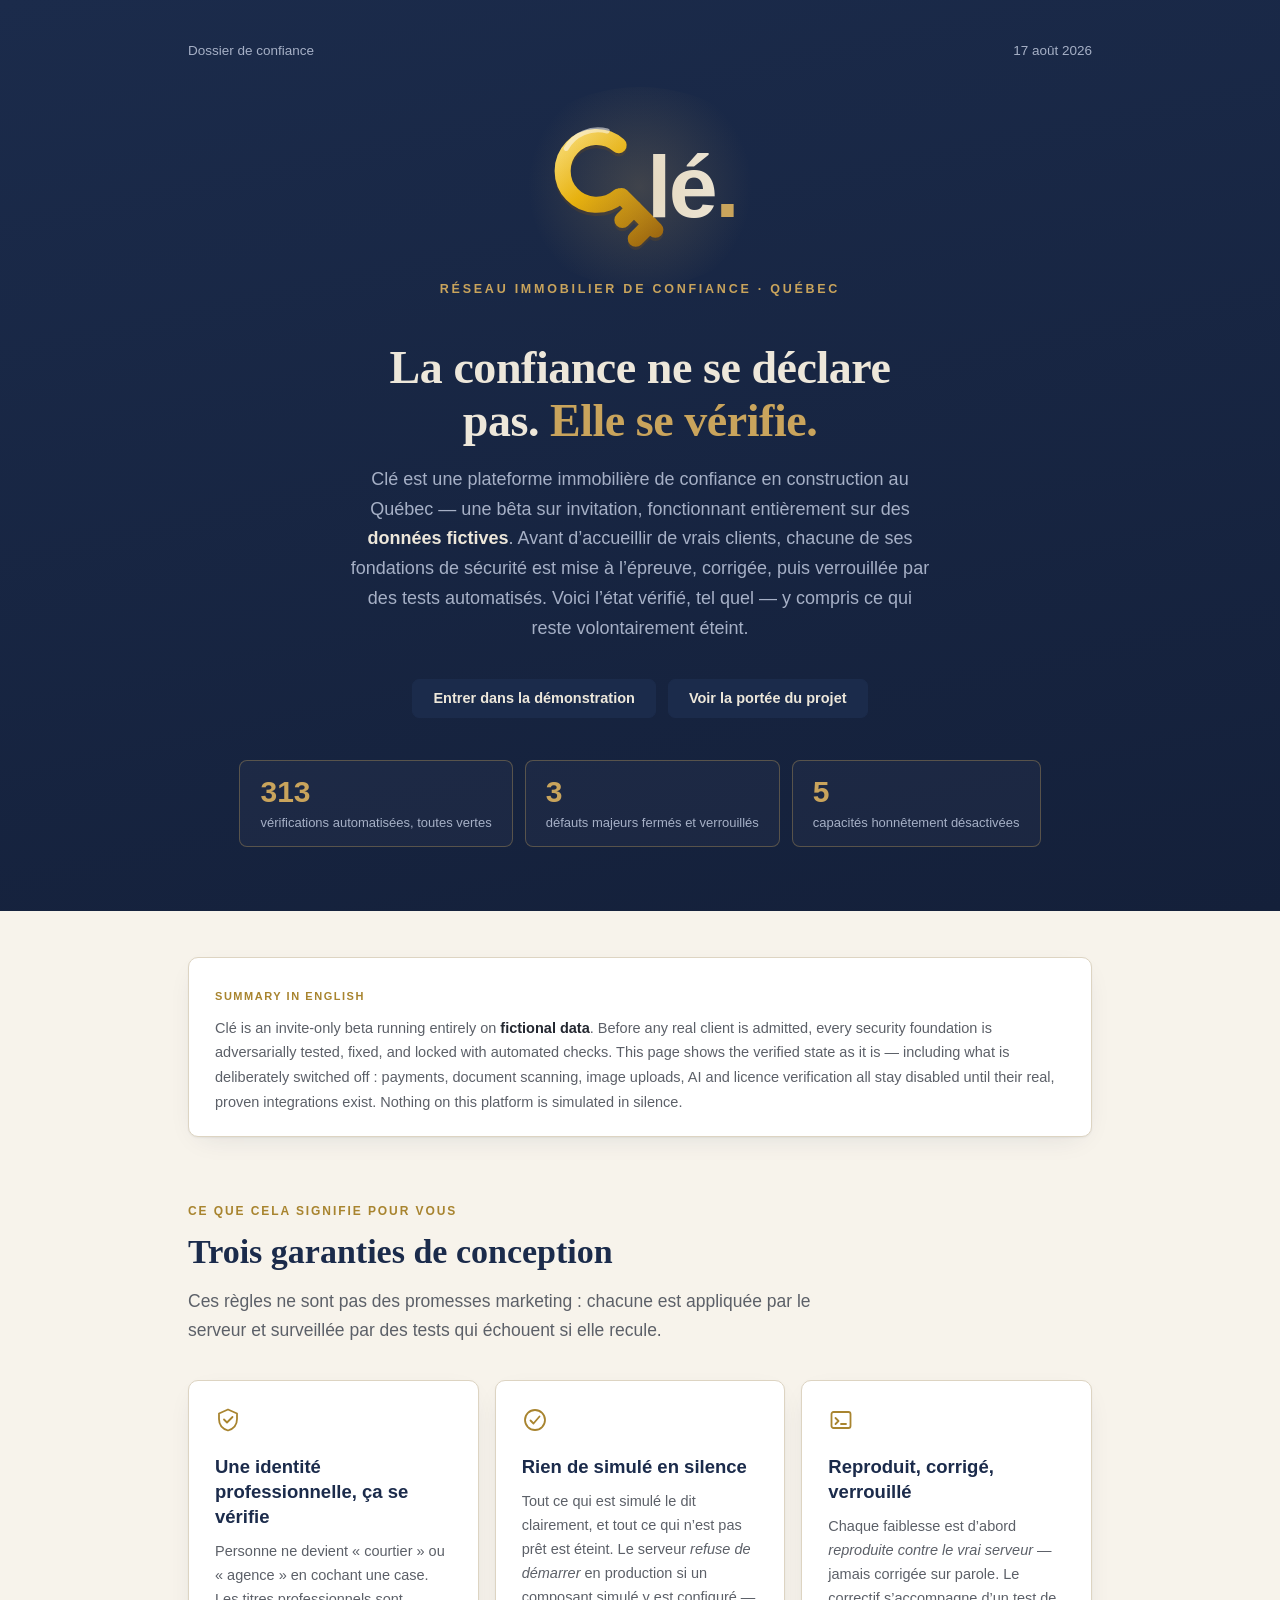
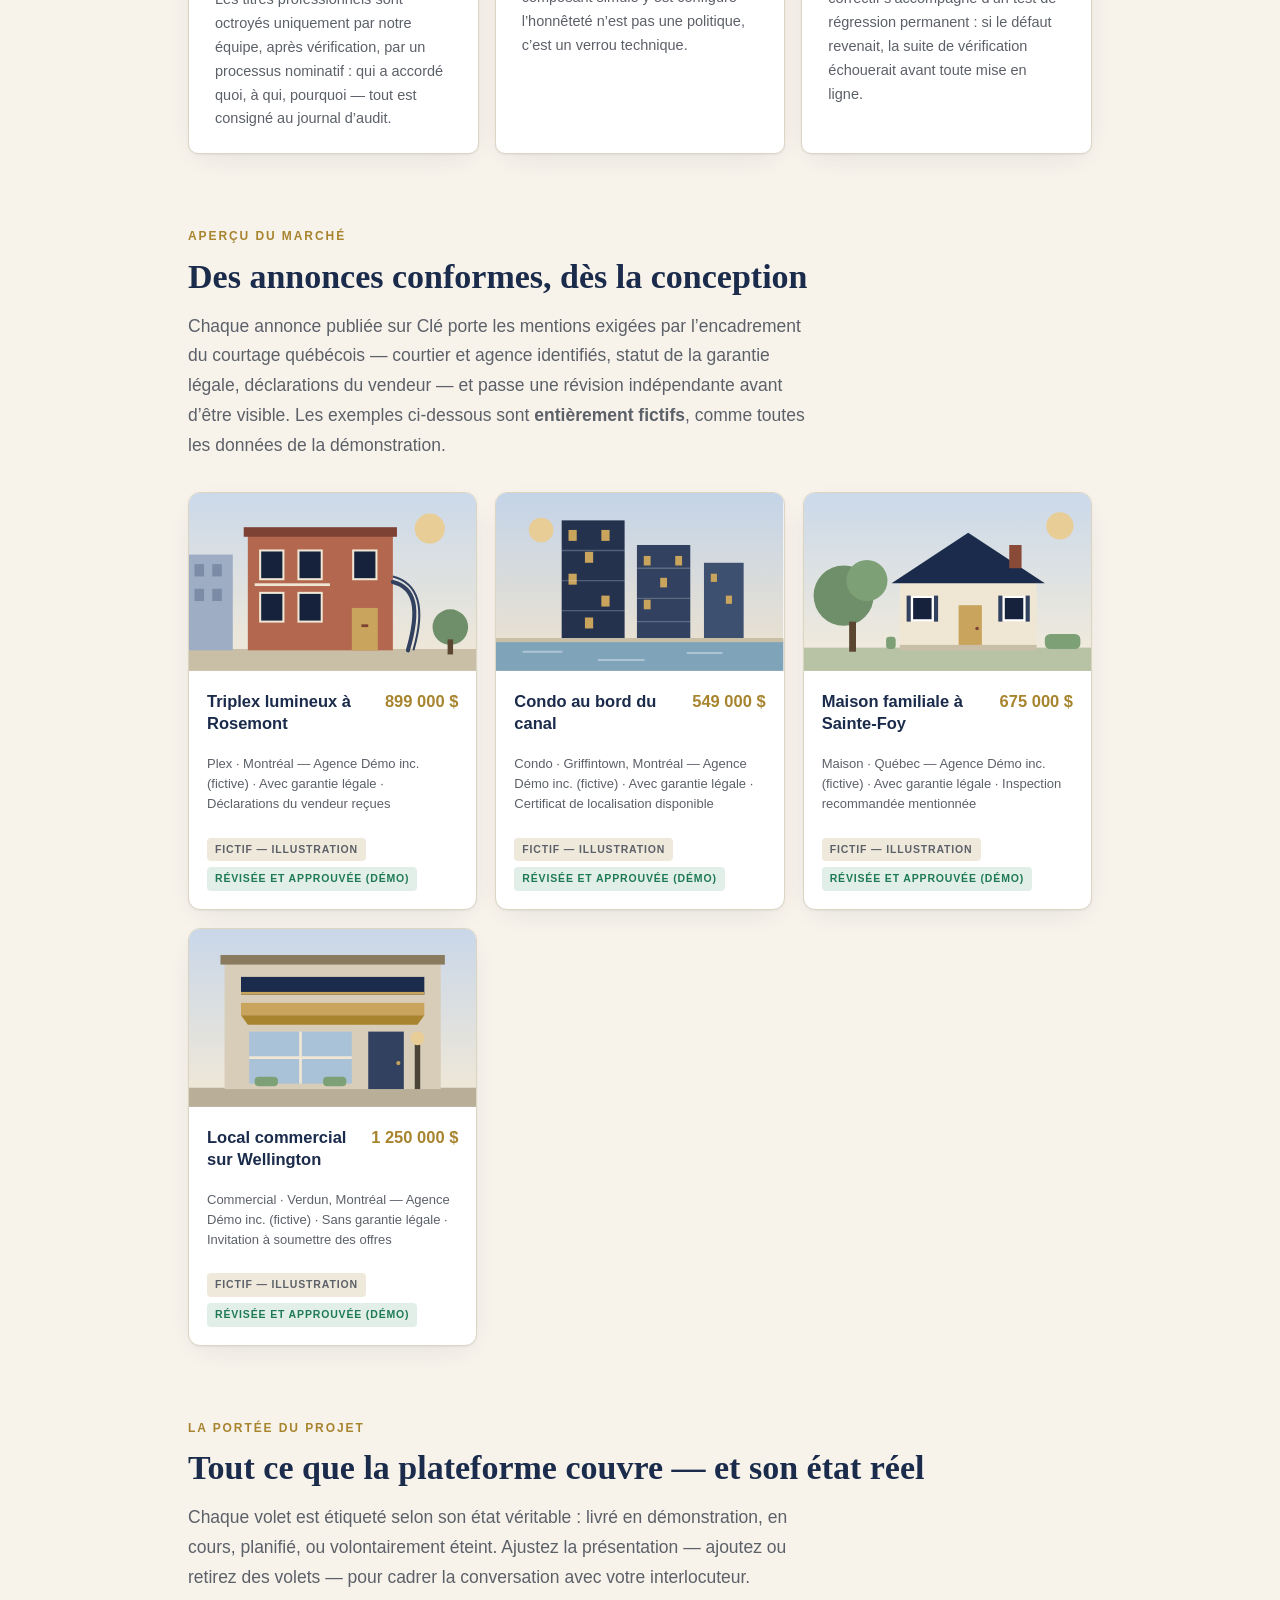
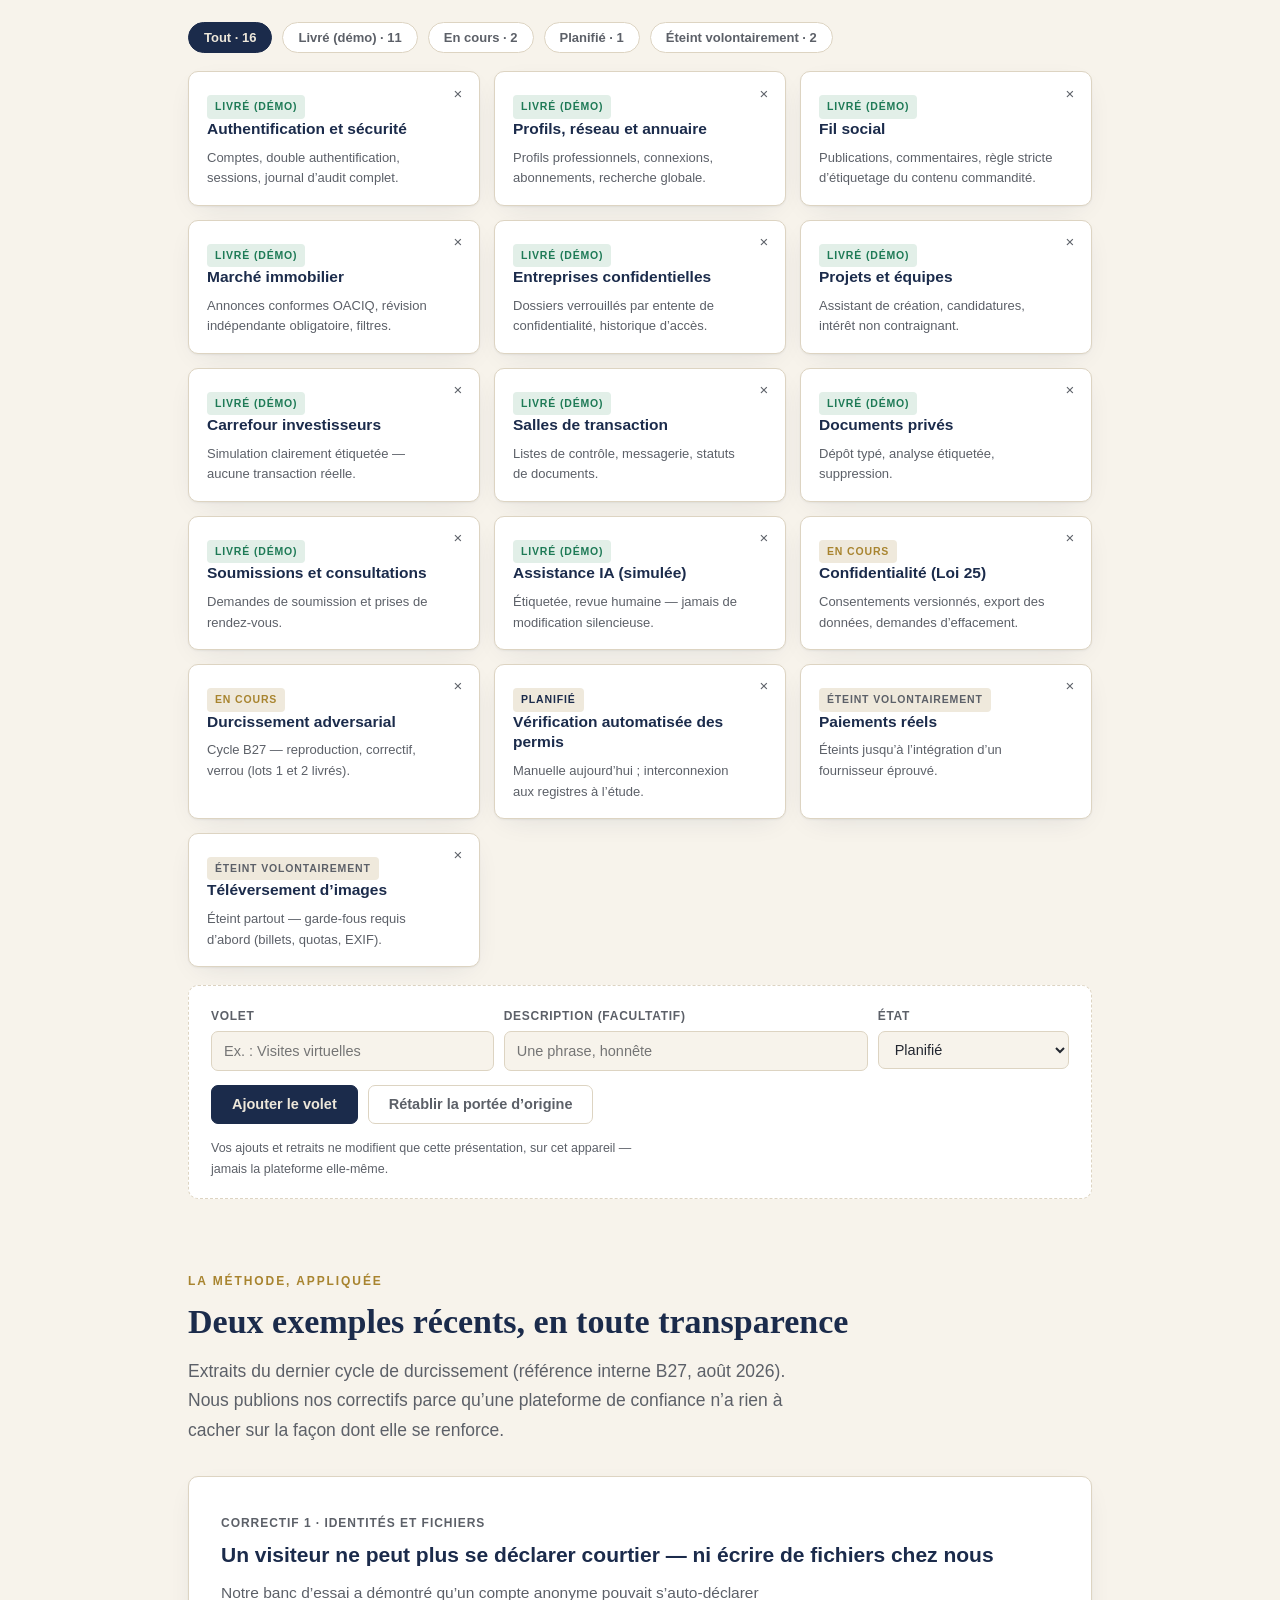
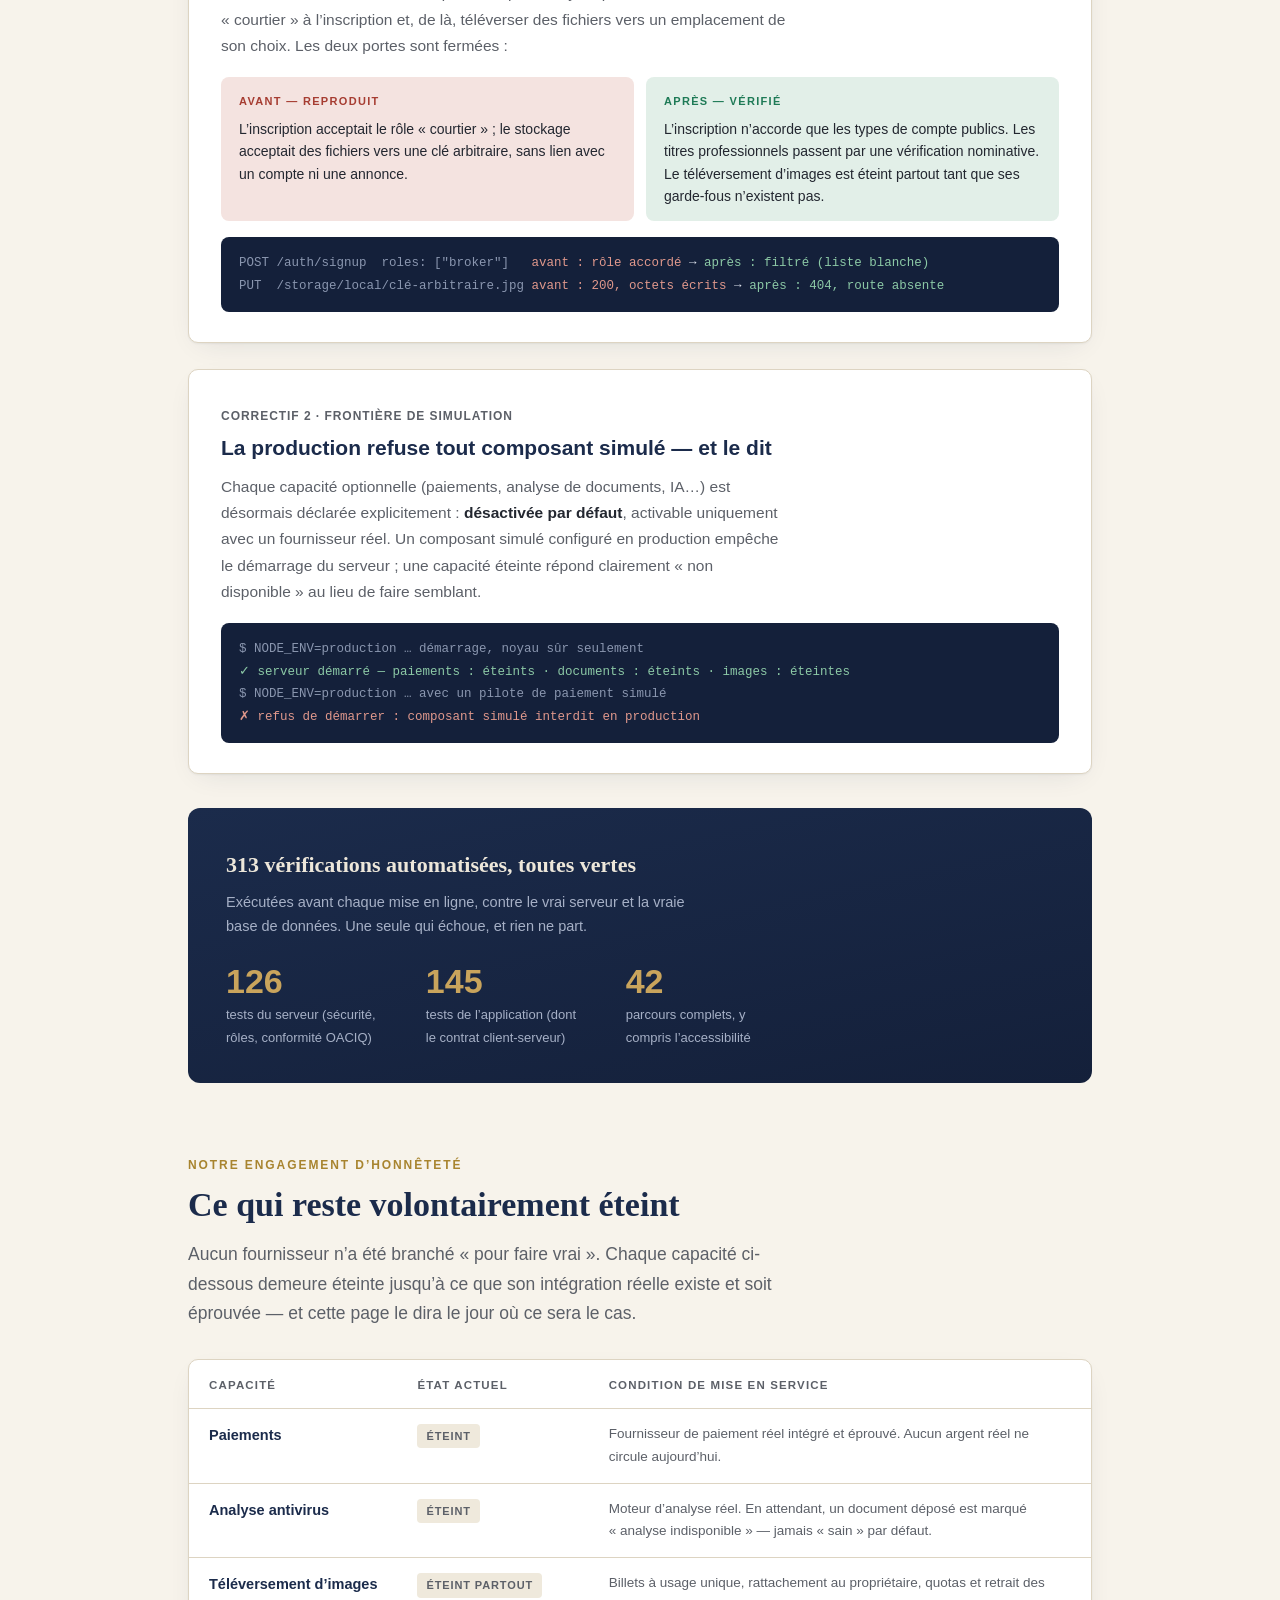
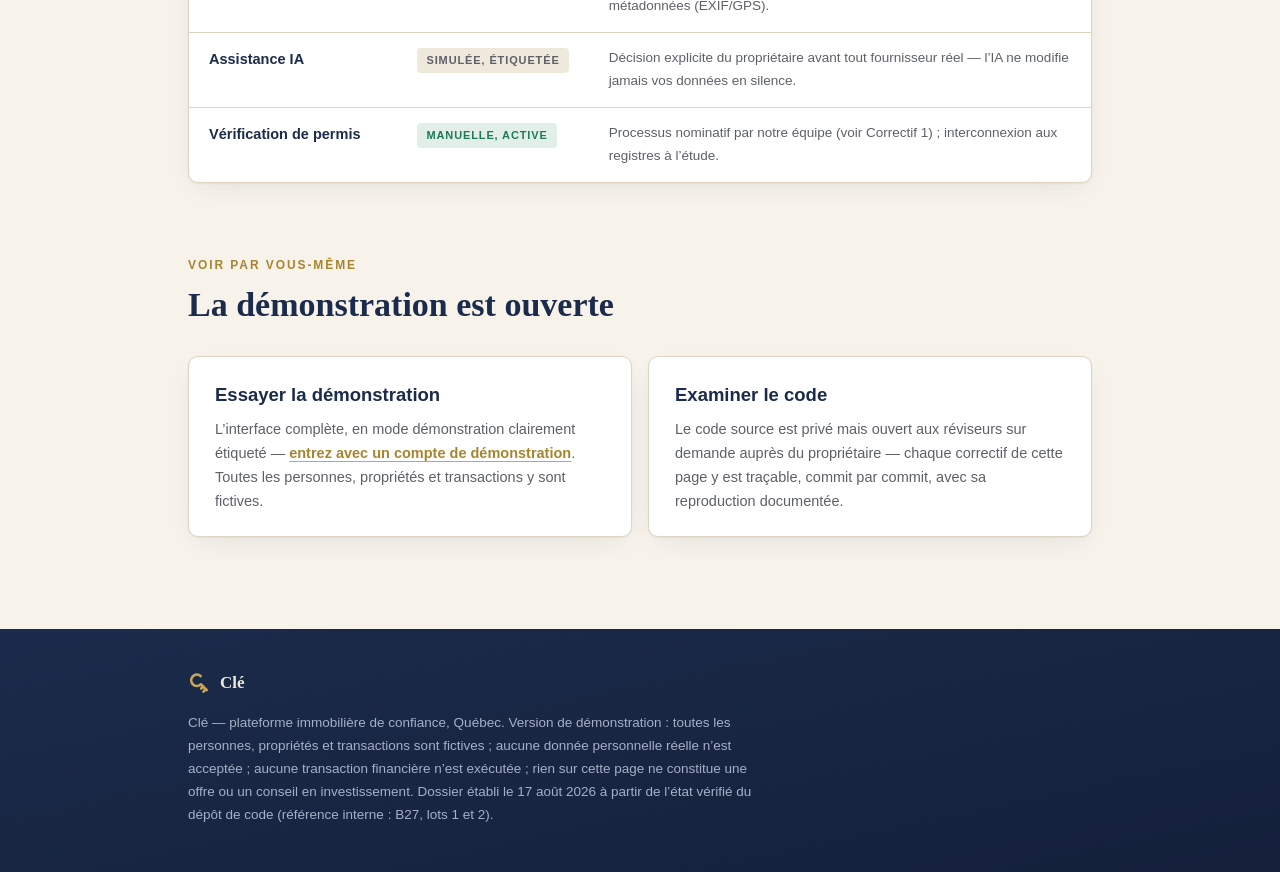
<file: index.html>
<!doctype html>
<html lang="fr">
<head>
<meta charset="utf-8">
<meta name="viewport" content="width=device-width, initial-scale=1">
<title>Clé · La confiance, vérifiée</title>
<style>
  :root {
    --ground: #F7F3EB;
    --surface: #FFFFFF;
    --surface-2: #EFE9DC;
    --line: #DDD4C2;
    --ink: #232730;
    --ink-2: #5C6068;
    --navy: #1B2B4B;
    --navy-deep: #14203A;
    --navy-ink: #EDE7DA;
    --navy-dim: #A6B0C6;
    --gold: #C9A45C;
    --gold-deep: #A8842F;
    --emerald: #1E7A56;
    --emerald-bg: #E2EFE8;
    --brick: #A63D32;
    --brick-bg: #F4E3E0;
    --mono-bg: #14203A;
    --mono-ink: #DFE4EE;
    --mono-dim: #8A96AF;
    --mono-ok: #8CC9A6;
    --mono-bad: #E0988C;
    --shadow: 0 1px 2px rgba(27,43,75,.06), 0 8px 28px -12px rgba(27,43,75,.14);
  }
  @media (prefers-color-scheme: dark) {
    :root:not([data-theme="light"]) {
      --ground: #10151F;
      --surface: #1A2130;
      --surface-2: #222A3C;
      --line: #323C52;
      --ink: #E8E3D7;
      --ink-2: #9CA3B0;
      --navy: #16223C;
      --navy-deep: #101A2E;
      --navy-ink: #EDE7DA;
      --navy-dim: #9FAAC2;
      --gold: #C9A45C;
      --gold-deep: #C9A45C;
      --emerald: #4CB287;
      --emerald-bg: #17332A;
      --brick: #D4796C;
      --brick-bg: #3A2320;
      --mono-bg: #0C1322;
      --mono-ink: #DDE2EC;
      --mono-dim: #7E8AA4;
      --mono-ok: #79BD98;
      --mono-bad: #D08A7E;
      --shadow: 0 1px 2px rgba(0,0,0,.3), 0 8px 28px -12px rgba(0,0,0,.5);
    }
  }
  :root[data-theme="dark"] {
    --ground: #10151F;
    --surface: #1A2130;
    --surface-2: #222A3C;
    --line: #323C52;
    --ink: #E8E3D7;
    --ink-2: #9CA3B0;
    --navy: #16223C;
    --navy-deep: #101A2E;
    --navy-ink: #EDE7DA;
    --navy-dim: #9FAAC2;
    --gold: #C9A45C;
    --gold-deep: #C9A45C;
    --emerald: #4CB287;
    --emerald-bg: #17332A;
    --brick: #D4796C;
    --brick-bg: #3A2320;
    --mono-bg: #0C1322;
    --mono-ink: #DDE2EC;
    --mono-dim: #7E8AA4;
    --mono-ok: #79BD98;
    --mono-bad: #D08A7E;
    --shadow: 0 1px 2px rgba(0,0,0,.3), 0 8px 28px -12px rgba(0,0,0,.5);
  }

  * { box-sizing: border-box; }
  html { scroll-behavior: smooth; }
  @media (prefers-reduced-motion: reduce) { html { scroll-behavior: auto; } }
  body {
    margin: 0;
    background: var(--ground);
    color: var(--ink);
    font: 16.5px/1.7 -apple-system, "Segoe UI", "Helvetica Neue", Arial, sans-serif;
    -webkit-font-smoothing: antialiased;
  }
  .serif { font-family: "Iowan Old Style", "Palatino Nova", Palatino, "Book Antiqua", Georgia, serif; }
  .mono  { font-family: ui-monospace, "SF Mono", SFMono-Regular, Menlo, Consolas, monospace; }
  .wrap  { max-width: 960px; margin: 0 auto; padding: 0 28px; }

  /* ── Hero ─────────────────────────────────────── */
  .hero {
    background: linear-gradient(168deg, var(--navy) 0%, var(--navy-deep) 100%);
    color: var(--navy-ink);
    padding: 40px 0 64px;
  }
  .masthead { display: flex; align-items: center; gap: 13px; }
  .keymark { flex: none; color: var(--gold); }
  .brand { font-size: 25px; font-weight: 600; letter-spacing: .01em; }
  .masthead .date { margin-left: auto; font-size: 13.5px; color: var(--navy-dim); text-align: right; }
  .hero-center { display: flex; flex-direction: column; align-items: center; text-align: center; }
  .emblem { margin: 58px 0 18px; position: relative; }
  .emblem svg { display: block; }
  .emblem .halo {
    position: absolute; inset: -34px; border-radius: 50%;
    background: radial-gradient(circle, rgba(201,164,92,.22) 0%, rgba(201,164,92,0) 68%);
    pointer-events: none;
  }
  .brandmark { display: flex; align-items: center; }
  .brandword { font-weight: 700; font-size: 88px; line-height: 1; letter-spacing: -0.03em; color: var(--navy-ink); margin-left: -28px; }
  .branddot { color: var(--gold); }
  .emblem-tag { font-size: 12.5px; letter-spacing: .22em; text-transform: uppercase; color: var(--gold); font-weight: 700; margin: 8px 0 0; }
  .hero h1 {
    font-size: clamp(30px, 4.6vw, 46px);
    line-height: 1.14;
    font-weight: 600;
    margin: 42px 0 18px;
    max-width: 22ch;
    text-wrap: balance;
    letter-spacing: -0.01em;
  }
  .hero h1 em { font-style: normal; color: var(--gold); }
  .hero .stand {
    font-size: 18px; line-height: 1.65; color: var(--navy-dim);
    max-width: 58ch; margin: 0 auto 36px;
  }
  .hero .stand strong { color: var(--navy-ink); font-weight: 600; }
  .stats { display: flex; flex-wrap: wrap; justify-content: center; gap: 12px; }
  .stat { text-align: left; }
  .stat {
    border: 1px solid rgba(201,164,92,.35);
    border-radius: 8px;
    padding: 14px 20px 12px;
    min-width: 168px;
    background: rgba(255,255,255,.03);
  }
  .stat .n { font-size: 30px; font-weight: 650; color: var(--gold); font-variant-numeric: tabular-nums; line-height: 1.1; }
  .stat .l { font-size: 13px; color: var(--navy-dim); margin-top: 4px; }
  .cta-row { display: flex; flex-wrap: wrap; justify-content: center; gap: 12px; margin: 0 0 42px; }
  a.btn { text-decoration: none; display: inline-block; }
  .btn-gold { background: var(--gold); border-color: var(--gold); color: #14203A; }
  .btn-gold:hover { background: #D9B876; border-color: #D9B876; }
  .btn-ghost { background: transparent; color: var(--navy-ink); border: 1px solid rgba(201,164,92,.55); }
  .btn-ghost:hover { background: rgba(201,164,92,.12); }

  /* ── Sections ─────────────────────────────────── */
  section { padding: 64px 0 8px; }
  .kicker {
    font-size: 12px; letter-spacing: .16em; text-transform: uppercase;
    color: var(--gold-deep); font-weight: 700; margin-bottom: 10px;
  }
  h2 { font-size: clamp(26px, 3.6vw, 34px); line-height: 1.2; color: var(--navy); font-weight: 600; margin: 0 0 14px; text-wrap: balance; }
  :root[data-theme="dark"] h2 { color: var(--ink); }
  @media (prefers-color-scheme: dark) { :root:not([data-theme="light"]) h2 { color: var(--ink); } }
  .lede { font-size: 17.5px; color: var(--ink-2); max-width: 64ch; margin: 0 0 30px; }
  p { max-width: 66ch; }

  /* Promise cards */
  .cards { display: grid; grid-template-columns: repeat(auto-fit, minmax(250px, 1fr)); gap: 16px; margin-top: 34px; }
  .card {
    background: var(--surface);
    border: 1px solid var(--line);
    border-radius: 10px;
    padding: 26px 26px 22px;
    box-shadow: var(--shadow);
  }
  .card .glyph { color: var(--gold-deep); margin-bottom: 14px; }
  .card h3 { font-size: 18.5px; line-height: 1.35; margin: 0 0 10px; color: var(--navy); font-weight: 650; }
  :root[data-theme="dark"] .card h3 { color: var(--ink); }
  @media (prefers-color-scheme: dark) { :root:not([data-theme="light"]) .card h3 { color: var(--ink); } }
  .card p { font-size: 14.5px; line-height: 1.65; color: var(--ink-2); margin: 0; }

  /* Fix panels */
  .fix {
    background: var(--surface);
    border: 1px solid var(--line);
    border-radius: 10px;
    box-shadow: var(--shadow);
    padding: 30px 32px 26px;
    margin-top: 26px;
  }
  .fix .ref { font-size: 12px; color: var(--ink-2); letter-spacing: .08em; text-transform: uppercase; font-weight: 700; }
  .fix h3 { font-size: 21px; margin: 6px 0 12px; color: var(--navy); font-weight: 650; line-height: 1.3; }
  :root[data-theme="dark"] .fix h3 { color: var(--ink); }
  @media (prefers-color-scheme: dark) { :root:not([data-theme="light"]) .fix h3 { color: var(--ink); } }
  .fix > p { font-size: 15.5px; color: var(--ink-2); margin: 0 0 18px; }
  .fix > p strong { color: var(--ink); }

  .ba { display: grid; grid-template-columns: 1fr 1fr; gap: 12px; margin: 6px 0 10px; }
  @media (max-width: 640px) { .ba { grid-template-columns: 1fr; } }
  .ba > div { border-radius: 8px; padding: 16px 18px 14px; font-size: 14px; line-height: 1.6; }
  .ba .before { background: var(--brick-bg); color: var(--ink); }
  .ba .after  { background: var(--emerald-bg); color: var(--ink); }
  .ba .tag { display: block; font-size: 11px; font-weight: 800; letter-spacing: .12em; text-transform: uppercase; margin-bottom: 7px; }
  .ba .before .tag { color: var(--brick); }
  .ba .after  .tag { color: var(--emerald); }

  .evidence {
    background: var(--mono-bg); color: var(--mono-ink);
    border-radius: 8px; padding: 15px 18px; overflow-x: auto; margin: 16px 0 4px;
  }
  .evidence pre { margin: 0; font-family: ui-monospace, "SF Mono", SFMono-Regular, Menlo, Consolas, monospace; font-size: 12.5px; line-height: 1.8; white-space: pre; }
  .evidence .dim { color: var(--mono-dim); }
  .evidence .ok  { color: var(--mono-ok); }
  .evidence .bad { color: var(--mono-bad); }

  /* Gates band */
  .band {
    background: linear-gradient(168deg, var(--navy) 0%, var(--navy-deep) 100%);
    color: var(--navy-ink);
    border-radius: 12px;
    padding: 38px 38px 34px;
    margin-top: 34px;
  }
  .band h3 { font-size: 22px; margin: 0 0 6px; font-weight: 650; }
  .band .sub { color: var(--navy-dim); font-size: 14.5px; margin: 0 0 24px; max-width: 60ch; }
  .band .row { display: flex; flex-wrap: wrap; gap: 30px 48px; }
  .band .g .n { font-size: 34px; font-weight: 650; color: var(--gold); font-variant-numeric: tabular-nums; line-height: 1.1; }
  .band .g .l { font-size: 13px; color: var(--navy-dim); margin-top: 4px; max-width: 21ch; }

  /* Honesty table */
  .tablewrap { overflow-x: auto; margin-top: 26px; background: var(--surface); border: 1px solid var(--line); border-radius: 10px; box-shadow: var(--shadow); }
  table { border-collapse: collapse; width: 100%; font-size: 14.5px; min-width: 620px; }
  th { text-align: left; font-size: 11.5px; letter-spacing: .1em; text-transform: uppercase; color: var(--ink-2); font-weight: 700; padding: 16px 20px 12px; border-bottom: 1.5px solid var(--line); }
  td { padding: 14px 20px; border-bottom: 1px solid var(--line); vertical-align: top; }
  tr:last-child td { border-bottom: none; }
  td:first-child { font-weight: 600; color: var(--navy); white-space: nowrap; }
  :root[data-theme="dark"] td:first-child { color: var(--ink); }
  @media (prefers-color-scheme: dark) { :root:not([data-theme="light"]) td:first-child { color: var(--ink); } }
  td:nth-child(3) { color: var(--ink-2); font-size: 13.5px; }

  .chip { display: inline-block; font-size: 11px; font-weight: 800; letter-spacing: .08em; text-transform: uppercase; border-radius: 4px; padding: 3px 9px; white-space: nowrap; }
  .chip.ok  { color: var(--emerald); background: var(--emerald-bg); }
  .chip.off { color: var(--ink-2); background: var(--surface-2); }

  /* Links + footer */
  a { color: var(--gold-deep); text-decoration-color: var(--gold); text-underline-offset: 3px; font-weight: 600; }
  a:focus-visible { outline: 2px solid var(--gold); outline-offset: 2px; border-radius: 2px; }
  .see { display: grid; grid-template-columns: repeat(auto-fit, minmax(280px, 1fr)); gap: 16px; margin-top: 30px; }
  .see .card p { margin-top: 6px; }
  footer {
    margin-top: 84px;
    background: linear-gradient(168deg, var(--navy) 0%, var(--navy-deep) 100%);
    color: var(--navy-dim);
    padding: 40px 0 46px;
    font-size: 13.5px; line-height: 1.7;
  }
  footer .brandline { display: flex; align-items: center; gap: 10px; color: var(--navy-ink); font-size: 17px; font-weight: 600; margin-bottom: 14px; }
  footer .brandline .keymark { width: 22px; height: 22px; }
  footer p { max-width: 76ch; margin: 0; }

  /* Scope board */
  .scope-toolbar { display: flex; flex-wrap: wrap; gap: 10px; align-items: center; margin: 28px 0 18px; }
  .fbtn {
    font: 600 13px/1 -apple-system, "Segoe UI", "Helvetica Neue", Arial, sans-serif;
    color: var(--ink-2); background: var(--surface); border: 1px solid var(--line);
    border-radius: 999px; padding: 8px 15px; cursor: pointer;
  }
  .fbtn[aria-pressed="true"] { color: var(--navy-ink); background: var(--navy); border-color: var(--navy); }
  .fbtn:focus-visible { outline: 2px solid var(--gold); outline-offset: 2px; }
  .scope-grid { display: grid; grid-template-columns: repeat(auto-fill, minmax(240px, 1fr)); gap: 14px; }
  .scope-card {
    position: relative; background: var(--surface); border: 1px solid var(--line);
    border-radius: 10px; padding: 18px 38px 16px 18px; box-shadow: var(--shadow);
  }
  .scope-card h4 { margin: 0 0 8px; font-size: 15.5px; line-height: 1.35; color: var(--navy); font-weight: 650; }
  :root[data-theme="dark"] .scope-card h4 { color: var(--ink); }
  @media (prefers-color-scheme: dark) { :root:not([data-theme="light"]) .scope-card h4 { color: var(--ink); } }
  .scope-card .note { font-size: 13px; line-height: 1.55; color: var(--ink-2); margin: 8px 0 0; }
  .scope-card .x {
    position: absolute; top: 8px; right: 8px; width: 26px; height: 26px;
    border: none; border-radius: 6px; background: transparent; color: var(--ink-2);
    font-size: 15px; line-height: 1; cursor: pointer;
  }
  .scope-card .x:hover { background: var(--brick-bg); color: var(--brick); }
  .scope-card .x:focus-visible { outline: 2px solid var(--gold); outline-offset: 1px; }
  .st { display: inline-block; font-size: 10.5px; font-weight: 800; letter-spacing: .08em; text-transform: uppercase; border-radius: 4px; padding: 3px 8px; }
  .st-done { color: var(--emerald); background: var(--emerald-bg); }
  .st-wip  { color: var(--gold-deep); background: var(--surface-2); }
  .st-plan { color: var(--navy); background: var(--surface-2); }
  :root[data-theme="dark"] .st-plan { color: var(--ink); }
  @media (prefers-color-scheme: dark) { :root:not([data-theme="light"]) .st-plan { color: var(--ink); } }
  .st-off  { color: var(--ink-2); background: var(--surface-2); }
  .scope-add {
    background: var(--surface); border: 1px dashed var(--line); border-radius: 10px;
    padding: 20px 22px 18px; margin-top: 18px;
  }
  .scope-add .row2 { display: flex; flex-wrap: wrap; gap: 10px; }
  .scope-add label { display: block; font-size: 12px; font-weight: 700; letter-spacing: .06em; text-transform: uppercase; color: var(--ink-2); margin-bottom: 5px; }
  .scope-add input, .scope-add select {
    font: 14.5px/1.4 -apple-system, "Segoe UI", "Helvetica Neue", Arial, sans-serif;
    color: var(--ink); background: var(--ground); border: 1px solid var(--line);
    border-radius: 7px; padding: 9px 12px; min-width: 0;
  }
  .scope-add input:focus-visible, .scope-add select:focus-visible { outline: 2px solid var(--gold); outline-offset: 1px; }
  .scope-add .f-name { flex: 2 1 200px; }
  .scope-add .f-note { flex: 3 1 240px; }
  .scope-add .f-st   { flex: 1 1 150px; }
  .btn {
    font: 650 14.5px/1 -apple-system, "Segoe UI", "Helvetica Neue", Arial, sans-serif;
    color: var(--navy-ink); background: var(--navy); border: 1px solid var(--navy);
    border-radius: 7px; padding: 11px 20px; cursor: pointer;
  }
  .btn:hover { background: var(--navy-deep); }
  .btn:focus-visible { outline: 2px solid var(--gold); outline-offset: 2px; }
  .btn-quiet { background: transparent; color: var(--ink-2); border: 1px solid var(--line); font-weight: 600; }
  .btn-quiet:hover { background: var(--surface-2); color: var(--ink); }
  .scope-note { font-size: 12.5px; color: var(--ink-2); margin: 14px 0 0; }

  /* Property showcase */
  .prop-grid { display: grid; grid-template-columns: repeat(auto-fit, minmax(255px, 1fr)); gap: 18px; margin-top: 32px; }
  .prop-card { background: var(--surface); border: 1px solid var(--line); border-radius: 12px; overflow: hidden; box-shadow: var(--shadow); display: flex; flex-direction: column; }
  .prop-art { display: block; width: 100%; height: auto; }
  .prop-body { padding: 16px 18px 18px; display: flex; flex-direction: column; gap: 7px; }
  .prop-top { display: flex; align-items: baseline; justify-content: space-between; gap: 10px; }
  .prop-body h3 { margin: 0; font-size: 16.5px; line-height: 1.3; color: var(--navy); font-weight: 650; }
  :root[data-theme="dark"] .prop-body h3 { color: var(--ink); }
  @media (prefers-color-scheme: dark) { :root:not([data-theme="light"]) .prop-body h3 { color: var(--ink); } }
  .prop-price { font-size: 16.5px; font-weight: 700; color: var(--gold-deep); white-space: nowrap; font-variant-numeric: tabular-nums; }
  .prop-meta { font-size: 13px; line-height: 1.55; color: var(--ink-2); }
  .prop-tags { display: flex; flex-wrap: wrap; gap: 6px; margin-top: 3px; }

  /* Reveal animation */
  html.js .reveal { opacity: 0; transform: translateY(14px); transition: opacity .6s ease, transform .6s ease; }
  html.js .reveal.in { opacity: 1; transform: none; }
  @media (prefers-reduced-motion: reduce) { html.js .reveal { opacity: 1; transform: none; transition: none; } }

  .ensum {
    background: var(--surface); border: 1px solid var(--line); border-radius: 10px;
    box-shadow: var(--shadow); padding: 22px 26px; margin-top: 46px;
  }
  .ensum .tag { font-size: 11px; letter-spacing: .14em; text-transform: uppercase; color: var(--gold-deep); font-weight: 800; }
  .ensum p { font-size: 14.5px; color: var(--ink-2); margin: 8px 0 0; max-width: none; }
  .ensum p strong { color: var(--ink); }
</style>
</head>
<body>

<!-- ═════════ HERO ═════════ -->
<header class="hero">
  <div class="wrap">
    <div class="masthead">
      <div class="date" style="margin-left:0">Dossier de confiance</div>
      <div class="date">17 août 2026</div>
    </div>

    <div class="hero-center">
      <div class="emblem" role="img" aria-label="Clé">
        <span class="halo"></span>
        <span class="brandmark">
          <svg viewBox="0 0 74 74" width="132" height="132" aria-hidden="true">
            <defs>
              <linearGradient id="cleg" gradientUnits="userSpaceOnUse" x1="8" y1="4" x2="62" y2="66">
                <stop offset="0" stop-color="#fde68a"/>
                <stop offset="0.45" stop-color="#eab308"/>
                <stop offset="1" stop-color="#996207"/>
              </linearGradient>
            </defs>
            <g fill="none" stroke="#7c4a03" stroke-width="9" stroke-linecap="round" opacity="0.22" transform="translate(0,1.8)">
              <path d="M 42.4 13.6 A 19 19 0 1 0 42.4 42.4"/>
              <path d="M 44 42 L 63 61"/>
              <path d="M 51 49 L 44.5 55.5"/>
              <path d="M 60 58 L 52 66"/>
            </g>
            <g fill="none" stroke="url(#cleg)" stroke-width="9" stroke-linecap="round">
              <path d="M 42.4 13.6 A 19 19 0 1 0 42.4 42.4"/>
              <path d="M 44 42 L 63 61"/>
              <path d="M 51 49 L 44.5 55.5"/>
              <path d="M 60 58 L 52 66"/>
            </g>
            <path d="M 36 5.6 A 20.5 20.5 0 0 0 13 15.4" fill="none" stroke="#fff" stroke-opacity="0.55" stroke-width="2.8" stroke-linecap="round"/>
          </svg>
          <span class="brandword" aria-hidden="true">lé<span class="branddot">.</span></span>
        </span>
      </div>
      <div class="emblem-tag">Réseau immobilier de confiance · Québec</div>

      <h1 class="serif">La confiance ne se déclare pas. <em>Elle se vérifie.</em></h1>
      <p class="stand">
      Clé est une plateforme immobilière de confiance en construction au Québec — une bêta
      sur invitation, fonctionnant entièrement sur des <strong>données fictives</strong>.
      Avant d’accueillir de vrais clients, chacune de ses fondations de sécurité est mise à
      l’épreuve, corrigée, puis verrouillée par des tests automatisés. Voici l’état vérifié,
      tel quel — y compris ce qui reste volontairement éteint.
    </p>

    <div class="cta-row">
      <a class="btn btn-gold" href="./login">Entrer dans la démonstration</a>
      <a class="btn btn-ghost" href="#portee">Voir la portée du projet</a>
    </div>

    <div class="stats" role="list">
      <div class="stat" role="listitem"><div class="n">313</div><div class="l">vérifications automatisées, toutes vertes</div></div>
      <div class="stat" role="listitem"><div class="n">3</div><div class="l">défauts majeurs fermés et verrouillés</div></div>
      <div class="stat" role="listitem"><div class="n">5</div><div class="l">capacités honnêtement désactivées</div></div>
    </div>
    </div>
  </div>
</header>

<main>
  <div class="wrap">
    <div class="ensum reveal">
      <span class="tag">Summary in English</span>
      <p>
        Clé is an invite-only beta running entirely on <strong>fictional data</strong>. Before any
        real client is admitted, every security foundation is adversarially tested, fixed, and
        locked with automated checks. This page shows the verified state as it is&nbsp;—
        including what is deliberately switched off&nbsp;: payments, document scanning, image
        uploads, AI and licence verification all stay disabled until their real, proven
        integrations exist. Nothing on this platform is simulated in silence.
      </p>
    </div>
  </div>

  <!-- ═════════ PROMESSES ═════════ -->
  <section aria-labelledby="promesses">
    <div class="wrap">
      <div class="kicker reveal">Ce que cela signifie pour vous</div>
      <h2 class="serif reveal" id="promesses">Trois garanties de conception</h2>
      <p class="lede reveal">
        Ces règles ne sont pas des promesses marketing&nbsp;: chacune est appliquée par le
        serveur et surveillée par des tests qui échouent si elle recule.
      </p>

      <div class="cards">
        <div class="card reveal">
          <svg class="glyph" width="26" height="26" viewBox="0 0 26 26" fill="none" aria-hidden="true">
            <path d="M13 2.5 L22 6.5 V12 C22 18 18 22 13 23.5 C8 22 4 18 4 12 V6.5 Z" stroke="currentColor" stroke-width="1.8" stroke-linejoin="round"/>
            <path d="M9 12.5 L12 15.5 L17.5 10" stroke="currentColor" stroke-width="1.8" stroke-linecap="round" stroke-linejoin="round"/>
          </svg>
          <h3>Une identité professionnelle, ça se vérifie</h3>
          <p>
            Personne ne devient «&nbsp;courtier&nbsp;» ou «&nbsp;agence&nbsp;» en cochant une case.
            Les titres professionnels sont octroyés uniquement par notre équipe, après
            vérification, par un processus nominatif&nbsp;: qui a accordé quoi, à qui, pourquoi —
            tout est consigné au journal d’audit.
          </p>
        </div>
        <div class="card reveal">
          <svg class="glyph" width="26" height="26" viewBox="0 0 26 26" fill="none" aria-hidden="true">
            <circle cx="13" cy="13" r="10" stroke="currentColor" stroke-width="1.8"/>
            <path d="M8.5 13.5 L11.5 16.5 L17.5 9.5" stroke="currentColor" stroke-width="1.8" stroke-linecap="round" stroke-linejoin="round"/>
          </svg>
          <h3>Rien de simulé en silence</h3>
          <p>
            Tout ce qui est simulé le dit clairement, et tout ce qui n’est pas prêt est
            éteint. Le serveur <em>refuse de démarrer</em> en production si un composant
            simulé y est configuré — l’honnêteté n’est pas une politique, c’est un
            verrou technique.
          </p>
        </div>
        <div class="card reveal">
          <svg class="glyph" width="26" height="26" viewBox="0 0 26 26" fill="none" aria-hidden="true">
            <rect x="3.5" y="5" width="19" height="16" rx="2" stroke="currentColor" stroke-width="1.8"/>
            <path d="M7.5 11 L10.5 14 L7.5 17 M13 17 H18" stroke="currentColor" stroke-width="1.8" stroke-linecap="round" stroke-linejoin="round"/>
          </svg>
          <h3>Reproduit, corrigé, verrouillé</h3>
          <p>
            Chaque faiblesse est d’abord <em>reproduite contre le vrai serveur</em> — jamais
            corrigée sur parole. Le correctif s’accompagne d’un test de régression permanent&nbsp;:
            si le défaut revenait, la suite de vérification échouerait avant toute mise en ligne.
          </p>
        </div>
      </div>
    </div>
  </section>

  <!-- ═════════ MARCHÉ ═════════ -->
  <section aria-labelledby="marche">
    <div class="wrap">
      <div class="kicker reveal">Aperçu du marché</div>
      <h2 class="serif reveal" id="marche">Des annonces conformes, dès la conception</h2>
      <p class="lede reveal">
        Chaque annonce publiée sur Clé porte les mentions exigées par l’encadrement du
        courtage québécois — courtier et agence identifiés, statut de la garantie légale,
        déclarations du vendeur — et passe une révision indépendante avant d’être visible.
        Les exemples ci-dessous sont <strong>entièrement fictifs</strong>, comme toutes les
        données de la démonstration.
      </p>

      <div class="prop-grid">
        <article class="prop-card reveal">
          <svg class="prop-art" viewBox="0 0 420 260" role="img" aria-label="Illustration fictive d’un triplex montréalais avec escalier extérieur">
            <defs><linearGradient id="sky1" x1="0" y1="0" x2="0" y2="1"><stop offset="0" stop-color="#CBD9EA"/><stop offset="1" stop-color="#F2E9D6"/></linearGradient></defs>
            <rect width="420" height="260" fill="url(#sky1)"/>
            <circle cx="352" cy="52" r="22" fill="#E8CD96"/>
            <rect x="0" y="228" width="420" height="32" fill="#C9BEA6"/>
            <rect x="0" y="90" width="64" height="140" fill="#9FADC4"/>
            <rect x="8" y="104" width="14" height="18" fill="#7C8BA6"/><rect x="34" y="104" width="14" height="18" fill="#7C8BA6"/>
            <rect x="8" y="140" width="14" height="18" fill="#7C8BA6"/><rect x="34" y="140" width="14" height="18" fill="#7C8BA6"/>
            <rect x="86" y="62" width="212" height="168" fill="#B4674F"/>
            <rect x="80" y="50" width="224" height="14" fill="#7E4234"/>
            <rect x="104" y="84" width="34" height="42" fill="#16223C" stroke="#EFE6D4" stroke-width="3"/>
            <rect x="160" y="84" width="34" height="42" fill="#16223C" stroke="#EFE6D4" stroke-width="3"/>
            <rect x="104" y="146" width="34" height="42" fill="#16223C" stroke="#EFE6D4" stroke-width="3"/>
            <rect x="160" y="146" width="34" height="42" fill="#16223C" stroke="#EFE6D4" stroke-width="3"/>
            <rect x="240" y="84" width="34" height="42" fill="#16223C" stroke="#EFE6D4" stroke-width="3"/>
            <rect x="238" y="168" width="38" height="62" fill="#C9A45C"/>
            <rect x="252" y="192" width="10" height="4" fill="#7E4234"/>
            <path d="M298 130 C 330 138, 338 168, 320 230" fill="none" stroke="#31415F" stroke-width="6" stroke-linecap="round"/>
            <path d="M298 122 C 336 132, 346 168, 328 230" fill="none" stroke="#31415F" stroke-width="3"/>
            <rect x="96" y="132" width="110" height="4" fill="#EFE6D4"/>
            <circle cx="382" cy="196" r="26" fill="#6F8F6A"/><rect x="378" y="214" width="8" height="22" fill="#5B4632"/>
          </svg>
          <div class="prop-body">
            <div class="prop-top"><h3>Triplex lumineux à Rosemont</h3><span class="prop-price">899&nbsp;000&nbsp;$</span></div>
            <p class="prop-meta">Plex · Montréal — Agence Démo inc. (fictive) · Avec garantie légale · Déclarations du vendeur reçues</p>
            <div class="prop-tags"><span class="st st-off">Fictif — illustration</span><span class="st st-done">Révisée et approuvée (démo)</span></div>
          </div>
        </article>

        <article class="prop-card reveal">
          <svg class="prop-art" viewBox="0 0 420 260" role="img" aria-label="Illustration fictive de tours de condos au bord du canal">
            <defs><linearGradient id="sky2" x1="0" y1="0" x2="0" y2="1"><stop offset="0" stop-color="#C4D4E8"/><stop offset="1" stop-color="#EFE3CE"/></linearGradient></defs>
            <rect width="420" height="260" fill="url(#sky2)"/>
            <circle cx="66" cy="54" r="18" fill="#E8CD96"/>
            <rect x="96" y="40" width="92" height="176" fill="#25324E"/>
            <rect x="206" y="76" width="78" height="140" fill="#31415F"/>
            <rect x="304" y="102" width="58" height="114" fill="#3E5070"/>
            <g fill="#C9A45C">
              <rect x="106" y="54" width="12" height="16"/><rect x="130" y="86" width="12" height="16"/><rect x="154" y="54" width="12" height="16"/>
              <rect x="106" y="118" width="12" height="16"/><rect x="154" y="150" width="12" height="16"/><rect x="130" y="182" width="12" height="16"/>
              <rect x="216" y="92" width="10" height="14"/><rect x="240" y="124" width="10" height="14"/><rect x="262" y="92" width="10" height="14"/>
              <rect x="216" y="156" width="10" height="14"/><rect x="314" y="118" width="9" height="12"/><rect x="336" y="150" width="9" height="12"/>
            </g>
            <g stroke="#DCE6F2" stroke-opacity=".25" stroke-width="2">
              <path d="M96 84 H188 M96 128 H188 M96 172 H188"/><path d="M206 110 H284 M206 154 H284 M206 188 H284"/>
            </g>
            <rect x="0" y="216" width="420" height="44" fill="#7FA3B8"/>
            <g stroke="#DCE6F2" stroke-opacity=".5" stroke-width="3" stroke-linecap="round">
              <path d="M40 232 H96"/><path d="M150 244 H216"/><path d="M280 234 H330"/>
            </g>
            <rect x="0" y="212" width="420" height="6" fill="#C9BEA6"/>
          </svg>
          <div class="prop-body">
            <div class="prop-top"><h3>Condo au bord du canal</h3><span class="prop-price">549&nbsp;000&nbsp;$</span></div>
            <p class="prop-meta">Condo · Griffintown, Montréal — Agence Démo inc. (fictive) · Avec garantie légale · Certificat de localisation disponible</p>
            <div class="prop-tags"><span class="st st-off">Fictif — illustration</span><span class="st st-done">Révisée et approuvée (démo)</span></div>
          </div>
        </article>

        <article class="prop-card reveal">
          <svg class="prop-art" viewBox="0 0 420 260" role="img" aria-label="Illustration fictive d’une maison familiale à pignon">
            <defs><linearGradient id="sky3" x1="0" y1="0" x2="0" y2="1"><stop offset="0" stop-color="#CBD9EA"/><stop offset="1" stop-color="#F4ECDA"/></linearGradient></defs>
            <rect width="420" height="260" fill="url(#sky3)"/>
            <circle cx="374" cy="48" r="20" fill="#E8CD96"/>
            <rect x="0" y="226" width="420" height="34" fill="#B8C2A4"/>
            <circle cx="58" cy="150" r="44" fill="#6F8F6A"/><circle cx="92" cy="128" r="30" fill="#7DA076"/>
            <rect x="66" y="188" width="10" height="44" fill="#5B4632"/>
            <rect x="140" y="130" width="200" height="98" fill="#EFE6D4"/>
            <path d="M128 132 L240 58 L352 132 Z" fill="#1B2B4B"/>
            <rect x="300" y="76" width="18" height="34" fill="#8A4A38"/>
            <rect x="226" y="164" width="34" height="64" fill="#C9A45C"/>
            <circle cx="253" cy="198" r="2.6" fill="#7E4234"/>
            <rect x="158" y="152" width="30" height="34" fill="#16223C" stroke="#FFFFFF" stroke-width="3"/>
            <rect x="292" y="152" width="30" height="34" fill="#16223C" stroke="#FFFFFF" stroke-width="3"/>
            <rect x="150" y="150" width="6" height="38" fill="#31415F"/><rect x="190" y="150" width="6" height="38" fill="#31415F"/>
            <rect x="284" y="150" width="6" height="38" fill="#31415F"/><rect x="324" y="150" width="6" height="38" fill="#31415F"/>
            <rect x="140" y="222" width="200" height="8" fill="#C9BEA6"/>
            <g fill="#7DA076"><rect x="352" y="206" width="52" height="22" rx="8"/><rect x="120" y="210" width="14" height="18" rx="5"/></g>
          </svg>
          <div class="prop-body">
            <div class="prop-top"><h3>Maison familiale à Sainte-Foy</h3><span class="prop-price">675&nbsp;000&nbsp;$</span></div>
            <p class="prop-meta">Maison · Québec — Agence Démo inc. (fictive) · Avec garantie légale · Inspection recommandée mentionnée</p>
            <div class="prop-tags"><span class="st st-off">Fictif — illustration</span><span class="st st-done">Révisée et approuvée (démo)</span></div>
          </div>
        </article>

        <article class="prop-card reveal">
          <svg class="prop-art" viewBox="0 0 420 260" role="img" aria-label="Illustration fictive d’un local commercial avec auvent">
            <defs><linearGradient id="sky4" x1="0" y1="0" x2="0" y2="1"><stop offset="0" stop-color="#C9D7E9"/><stop offset="1" stop-color="#F2E9D6"/></linearGradient></defs>
            <rect width="420" height="260" fill="url(#sky4)"/>
            <rect x="0" y="232" width="420" height="28" fill="#B9AF99"/>
            <rect x="52" y="46" width="316" height="188" fill="#D8CDB8"/>
            <rect x="46" y="38" width="328" height="14" fill="#8A7B5E"/>
            <rect x="76" y="70" width="268" height="26" fill="#1B2B4B"/>
            <rect x="76" y="92" width="268" height="4" fill="#C9A45C"/>
            <g>
              <rect x="76" y="108" width="268" height="18" fill="#C9A45C"/>
              <path d="M76 126 h268 l-10 14 h-248 Z" fill="#A8842F"/>
            </g>
            <rect x="88" y="150" width="150" height="76" fill="#A9C2D8"/>
            <g stroke="#EFE6D4" stroke-width="4"><path d="M163 150 V226"/><path d="M88 188 H238"/></g>
            <rect x="262" y="150" width="52" height="84" fill="#31415F"/>
            <circle cx="306" cy="196" r="3" fill="#C9A45C"/>
            <rect x="330" y="168" width="8" height="66" fill="#4A4438"/>
            <circle cx="334" cy="160" r="10" fill="#E8CD96"/>
            <g fill="#7DA076"><rect x="96" y="216" width="34" height="14" rx="6"/><rect x="196" y="216" width="34" height="14" rx="6"/></g>
          </svg>
          <div class="prop-body">
            <div class="prop-top"><h3>Local commercial sur Wellington</h3><span class="prop-price">1&nbsp;250&nbsp;000&nbsp;$</span></div>
            <p class="prop-meta">Commercial · Verdun, Montréal — Agence Démo inc. (fictive) · Sans garantie légale · Invitation à soumettre des offres</p>
            <div class="prop-tags"><span class="st st-off">Fictif — illustration</span><span class="st st-done">Révisée et approuvée (démo)</span></div>
          </div>
        </article>
      </div>
    </div>
  </section>

  <!-- ═════════ PORTÉE ═════════ -->
  <section aria-labelledby="portee">
    <div class="wrap">
      <div class="kicker reveal">La portée du projet</div>
      <h2 class="serif reveal" id="portee">Tout ce que la plateforme couvre — et son état réel</h2>
      <p class="lede reveal">
        Chaque volet est étiqueté selon son état véritable&nbsp;: livré en démonstration,
        en cours, planifié, ou volontairement éteint. Ajustez la présentation — ajoutez ou
        retirez des volets — pour cadrer la conversation avec votre interlocuteur.
      </p>

      <div class="scope-toolbar reveal" role="group" aria-label="Filtrer les volets par état">
        <button type="button" class="fbtn" data-f="all" aria-pressed="true">Tout</button>
        <button type="button" class="fbtn" data-f="done" aria-pressed="false">Livré (démo)</button>
        <button type="button" class="fbtn" data-f="wip" aria-pressed="false">En cours</button>
        <button type="button" class="fbtn" data-f="plan" aria-pressed="false">Planifié</button>
        <button type="button" class="fbtn" data-f="off" aria-pressed="false">Éteint volontairement</button>
      </div>

      <div class="scope-grid reveal" id="scopeGrid" aria-live="polite"><noscript><p style="color:var(--ink-2)">La liste interactive des volets requiert JavaScript.</p></noscript></div>

      <form class="scope-add reveal" id="scopeForm" aria-label="Ajouter un volet à la présentation">
        <div class="row2">
          <div class="f-name">
            <label for="sfName">Volet</label>
            <input id="sfName" name="name" type="text" required maxlength="60" placeholder="Ex.&nbsp;: Visites virtuelles" style="width:100%">
          </div>
          <div class="f-note">
            <label for="sfNote">Description (facultatif)</label>
            <input id="sfNote" name="note" type="text" maxlength="120" placeholder="Une phrase, honnête" style="width:100%">
          </div>
          <div class="f-st">
            <label for="sfSt">État</label>
            <select id="sfSt" name="status" style="width:100%">
              <option value="plan">Planifié</option>
              <option value="wip">En cours</option>
              <option value="done">Livré (démo)</option>
              <option value="off">Éteint volontairement</option>
            </select>
          </div>
        </div>
        <div class="row2" style="margin-top:14px; align-items:center;">
          <button type="submit" class="btn">Ajouter le volet</button>
          <button type="button" class="btn btn-quiet" id="scopeReset">Rétablir la portée d’origine</button>
        </div>
        <p class="scope-note">
          Vos ajouts et retraits ne modifient que cette présentation, sur cet appareil —
          jamais la plateforme elle-même.
        </p>
      </form>
    </div>
  </section>

  <!-- ═════════ CORRECTIFS ═════════ -->
  <section aria-labelledby="correctifs">
    <div class="wrap">
      <div class="kicker reveal">La méthode, appliquée</div>
      <h2 class="serif reveal" id="correctifs">Deux exemples récents, en toute transparence</h2>
      <p class="lede reveal">
        Extraits du dernier cycle de durcissement (référence interne B27, août 2026). Nous
        publions nos correctifs parce qu’une plateforme de confiance n’a rien à cacher sur
        la façon dont elle se renforce.
      </p>

      <article class="fix reveal">
        <span class="ref">Correctif 1 · Identités et fichiers</span>
        <h3>Un visiteur ne peut plus se déclarer courtier — ni écrire de fichiers chez nous</h3>
        <p>
          Notre banc d’essai a démontré qu’un compte anonyme pouvait s’auto-déclarer
          «&nbsp;courtier&nbsp;» à l’inscription et, de là, téléverser des fichiers vers un
          emplacement de son choix. Les deux portes sont fermées&nbsp;:
        </p>
        <div class="ba">
          <div class="before">
            <span class="tag">Avant — reproduit</span>
            L’inscription acceptait le rôle «&nbsp;courtier&nbsp;»&nbsp;; le stockage acceptait des
            fichiers vers une clé arbitraire, sans lien avec un compte ni une annonce.
          </div>
          <div class="after">
            <span class="tag">Après — vérifié</span>
            L’inscription n’accorde que les types de compte publics. Les titres professionnels
            passent par une vérification nominative. Le téléversement d’images est éteint
            partout tant que ses garde-fous n’existent pas.
          </div>
        </div>
        <div class="evidence" aria-label="Preuve technique">
<pre><span class="dim">POST /auth/signup  roles: ["broker"]</span>   <span class="bad">avant : rôle accordé</span> → <span class="ok">après : filtré (liste blanche)</span>
<span class="dim">PUT  /storage/local/clé-arbitraire.jpg</span> <span class="bad">avant : 200, octets écrits</span> → <span class="ok">après : 404, route absente</span></pre>
        </div>
      </article>

      <article class="fix reveal">
        <span class="ref">Correctif 2 · Frontière de simulation</span>
        <h3>La production refuse tout composant simulé — et le dit</h3>
        <p>
          Chaque capacité optionnelle (paiements, analyse de documents, IA…) est désormais
          déclarée explicitement&nbsp;: <strong>désactivée par défaut</strong>, activable
          uniquement avec un fournisseur réel. Un composant simulé configuré en production
          empêche le démarrage du serveur&nbsp;; une capacité éteinte répond clairement
          «&nbsp;non disponible&nbsp;» au lieu de faire semblant.
        </p>
        <div class="evidence" aria-label="Preuve technique">
<pre><span class="dim">$ NODE_ENV=production … démarrage, noyau sûr seulement</span>
<span class="ok">✓ serveur démarré — paiements : éteints · documents : éteints · images : éteintes</span>
<span class="dim">$ NODE_ENV=production … avec un pilote de paiement simulé</span>
<span class="bad">✗ refus de démarrer : composant simulé interdit en production</span></pre>
        </div>
      </article>

      <div class="band reveal">
        <h3 class="serif">313 vérifications automatisées, toutes vertes</h3>
        <p class="sub">
          Exécutées avant chaque mise en ligne, contre le vrai serveur et la vraie base de
          données. Une seule qui échoue, et rien ne part.
        </p>
        <div class="row">
          <div class="g"><div class="n">126</div><div class="l">tests du serveur (sécurité, rôles, conformité OACIQ)</div></div>
          <div class="g"><div class="n">145</div><div class="l">tests de l’application (dont le contrat client-serveur)</div></div>
          <div class="g"><div class="n">42</div><div class="l">parcours complets, y compris l’accessibilité</div></div>
        </div>
      </div>
    </div>
  </section>

  <!-- ═════════ HONNÊTETÉ ═════════ -->
  <section aria-labelledby="honnetete">
    <div class="wrap">
      <div class="kicker reveal">Notre engagement d’honnêteté</div>
      <h2 class="serif reveal" id="honnetete">Ce qui reste volontairement éteint</h2>
      <p class="lede reveal">
        Aucun fournisseur n’a été branché «&nbsp;pour faire vrai&nbsp;». Chaque capacité
        ci-dessous demeure éteinte jusqu’à ce que son intégration réelle existe et soit
        éprouvée — et cette page le dira le jour où ce sera le cas.
      </p>

      <div class="tablewrap reveal">
        <table>
          <thead>
            <tr><th scope="col">Capacité</th><th scope="col">État actuel</th><th scope="col">Condition de mise en service</th></tr>
          </thead>
          <tbody>
            <tr>
              <td>Paiements</td>
              <td><span class="chip off">Éteint</span></td>
              <td>Fournisseur de paiement réel intégré et éprouvé. Aucun argent réel ne circule aujourd’hui.</td>
            </tr>
            <tr>
              <td>Analyse antivirus</td>
              <td><span class="chip off">Éteint</span></td>
              <td>Moteur d’analyse réel. En attendant, un document déposé est marqué «&nbsp;analyse indisponible&nbsp;» — jamais «&nbsp;sain&nbsp;» par défaut.</td>
            </tr>
            <tr>
              <td>Téléversement d’images</td>
              <td><span class="chip off">Éteint partout</span></td>
              <td>Billets à usage unique, rattachement au propriétaire, quotas et retrait des métadonnées (EXIF/GPS).</td>
            </tr>
            <tr>
              <td>Assistance IA</td>
              <td><span class="chip off">Simulée, étiquetée</span></td>
              <td>Décision explicite du propriétaire avant tout fournisseur réel — l’IA ne modifie jamais vos données en silence.</td>
            </tr>
            <tr>
              <td>Vérification de permis</td>
              <td><span class="chip ok">Manuelle, active</span></td>
              <td>Processus nominatif par notre équipe (voir Correctif 1)&nbsp;; interconnexion aux registres à l’étude.</td>
            </tr>
          </tbody>
        </table>
      </div>
    </div>
  </section>

  <!-- ═════════ VOIR ═════════ -->
  <section aria-labelledby="voir">
    <div class="wrap">
      <div class="kicker reveal">Voir par vous-même</div>
      <h2 class="serif reveal" id="voir">La démonstration est ouverte</h2>
      <div class="see">
        <div class="card reveal">
          <h3>Essayer la démonstration</h3>
          <p>
            L’interface complète, en mode démonstration clairement étiqueté —
            <a href="./login">entrez avec un compte de démonstration</a>.
            Toutes les personnes, propriétés et transactions y sont fictives.
          </p>
        </div>
        <div class="card reveal">
          <h3>Examiner le code</h3>
          <p>
            Le code source est privé mais ouvert aux réviseurs sur demande auprès du
            propriétaire — chaque correctif de cette page y est traçable, commit par commit,
            avec sa reproduction documentée.
          </p>
        </div>
      </div>
    </div>
  </section>
</main>

<footer>
  <div class="wrap">
    <div class="brandline">
      <svg class="keymark" viewBox="0 0 74 74" fill="none" aria-hidden="true">
        <g fill="none" stroke="currentColor" stroke-width="9" stroke-linecap="round">
          <path d="M 42.4 13.6 A 19 19 0 1 0 42.4 42.4"/>
          <path d="M 44 42 L 63 61"/>
          <path d="M 51 49 L 44.5 55.5"/>
          <path d="M 60 58 L 52 66"/>
        </g>
      </svg>
      <span class="serif">Clé</span>
    </div>
    <p>
      Clé — plateforme immobilière de confiance, Québec. Version de démonstration&nbsp;:
      toutes les personnes, propriétés et transactions sont fictives&nbsp;; aucune donnée
      personnelle réelle n’est acceptée&nbsp;; aucune transaction financière n’est exécutée&nbsp;;
      rien sur cette page ne constitue une offre ou un conseil en investissement.
      Dossier établi le 17 août 2026 à partir de l’état vérifié du dépôt de code
      (référence interne&nbsp;: B27, lots 1 et 2).
    </p>
  </div>
</footer>

<script>
  document.documentElement.classList.add("js");
  (function () {
    var LABELS = { done: "Livré (démo)", wip: "En cours", plan: "Planifié", off: "Éteint volontairement" };
    var DEFAULT_SCOPE = [
      { name: "Authentification et sécurité", note: "Comptes, double authentification, sessions, journal d’audit complet.", status: "done" },
      { name: "Profils, réseau et annuaire", note: "Profils professionnels, connexions, abonnements, recherche globale.", status: "done" },
      { name: "Fil social", note: "Publications, commentaires, règle stricte d’étiquetage du contenu commandité.", status: "done" },
      { name: "Marché immobilier", note: "Annonces conformes OACIQ, révision indépendante obligatoire, filtres.", status: "done" },
      { name: "Entreprises confidentielles", note: "Dossiers verrouillés par entente de confidentialité, historique d’accès.", status: "done" },
      { name: "Projets et équipes", note: "Assistant de création, candidatures, intérêt non contraignant.", status: "done" },
      { name: "Carrefour investisseurs", note: "Simulation clairement étiquetée — aucune transaction réelle.", status: "done" },
      { name: "Salles de transaction", note: "Listes de contrôle, messagerie, statuts de documents.", status: "done" },
      { name: "Documents privés", note: "Dépôt typé, analyse étiquetée, suppression.", status: "done" },
      { name: "Soumissions et consultations", note: "Demandes de soumission et prises de rendez-vous.", status: "done" },
      { name: "Assistance IA (simulée)", note: "Étiquetée, revue humaine — jamais de modification silencieuse.", status: "done" },
      { name: "Confidentialité (Loi 25)", note: "Consentements versionnés, export des données, demandes d’effacement.", status: "wip" },
      { name: "Durcissement adversarial", note: "Cycle B27 — reproduction, correctif, verrou (lots 1 et 2 livrés).", status: "wip" },
      { name: "Vérification automatisée des permis", note: "Manuelle aujourd’hui ; interconnexion aux registres à l’étude.", status: "plan" },
      { name: "Paiements réels", note: "Éteints jusqu’à l’intégration d’un fournisseur éprouvé.", status: "off" },
      { name: "Téléversement d’images", note: "Éteint partout — garde-fous requis d’abord (billets, quotas, EXIF).", status: "off" }
    ];
    var KEY = "cle-scope-v1";
    var scope, filter = "all";
    try { scope = JSON.parse(localStorage.getItem(KEY)) || null; } catch (e) { scope = null; }
    if (!Array.isArray(scope) || !scope.length) scope = DEFAULT_SCOPE.slice();

    var grid = document.getElementById("scopeGrid");
    var form = document.getElementById("scopeForm");
    var resetBtn = document.getElementById("scopeReset");
    var fbtns = Array.prototype.slice.call(document.querySelectorAll(".fbtn"));

    function save() {
      try { localStorage.setItem(KEY, JSON.stringify(scope)); } catch (e) { /* présentation seulement */ }
    }
    function esc(s) {
      return String(s).replace(/[&<>"]/g, function (c) {
        return { "&": "&amp;", "<": "&lt;", ">": "&gt;", '"': "&quot;" }[c];
      });
    }
    function render() {
      var shown = scope.filter(function (it) { return filter === "all" || it.status === filter; });
      grid.innerHTML = shown.map(function (it) {
        var i = scope.indexOf(it);
        return '<div class="scope-card">' +
          '<button type="button" class="x" data-i="' + i + '" aria-label="Retirer le volet ' + esc(it.name) + ' de la présentation">×</button>' +
          '<span class="st st-' + esc(it.status) + '">' + LABELS[it.status] + "</span>" +
          "<h4>" + esc(it.name) + "</h4>" +
          (it.note ? '<p class="note">' + esc(it.note) + "</p>" : "") +
          "</div>";
      }).join("");
      if (!shown.length) {
        grid.innerHTML = '<p style="color:var(--ink-2); font-size:14px;">Aucun volet dans cette catégorie pour le moment.</p>';
      }
      fbtns.forEach(function (b) {
        var f = b.getAttribute("data-f");
        var n = f === "all" ? scope.length : scope.filter(function (it) { return it.status === f; }).length;
        b.textContent = (f === "all" ? "Tout" : LABELS[f]) + " · " + n;
        b.setAttribute("aria-pressed", String(f === filter));
      });
    }
    grid.addEventListener("click", function (ev) {
      var btn = ev.target.closest(".x");
      if (!btn) return;
      scope.splice(Number(btn.getAttribute("data-i")), 1);
      save(); render();
    });
    fbtns.forEach(function (b) {
      b.addEventListener("click", function () { filter = b.getAttribute("data-f"); render(); });
    });
    form.addEventListener("submit", function (ev) {
      ev.preventDefault();
      var name = form.name.value.trim();
      if (!name) return;
      scope.push({ name: name, note: form.note.value.trim(), status: form.status.value });
      save(); form.reset(); filter = "all"; render();
    });
    resetBtn.addEventListener("click", function () {
      scope = DEFAULT_SCOPE.slice();
      try { localStorage.removeItem(KEY); } catch (e) { /* rien */ }
      filter = "all"; render();
    });
    render();
  })();

  (function () {
    var reduced = window.matchMedia("(prefers-reduced-motion: reduce)").matches;
    var els = document.querySelectorAll(".reveal");
    if (reduced || !("IntersectionObserver" in window)) {
      els.forEach(function (el) { el.classList.add("in"); });
      return;
    }
    var io = new IntersectionObserver(function (entries) {
      entries.forEach(function (e) {
        if (e.isIntersecting) { e.target.classList.add("in"); io.unobserve(e.target); }
      });
    }, { threshold: 0.12 });
    els.forEach(function (el) { io.observe(el); });
    // FILET DE SÉCURITÉ : si l'observation ne se déclenche pas (navigateur
    // intégré, lecteur particulier), tout devient visible quand même — le
    // contenu ne dépend JAMAIS de l'animation.
    setTimeout(function () {
      els.forEach(function (el) { el.classList.add("in"); io.unobserve(el); });
    }, 2200);
  })();
</script>
</body>
</html>
</file>
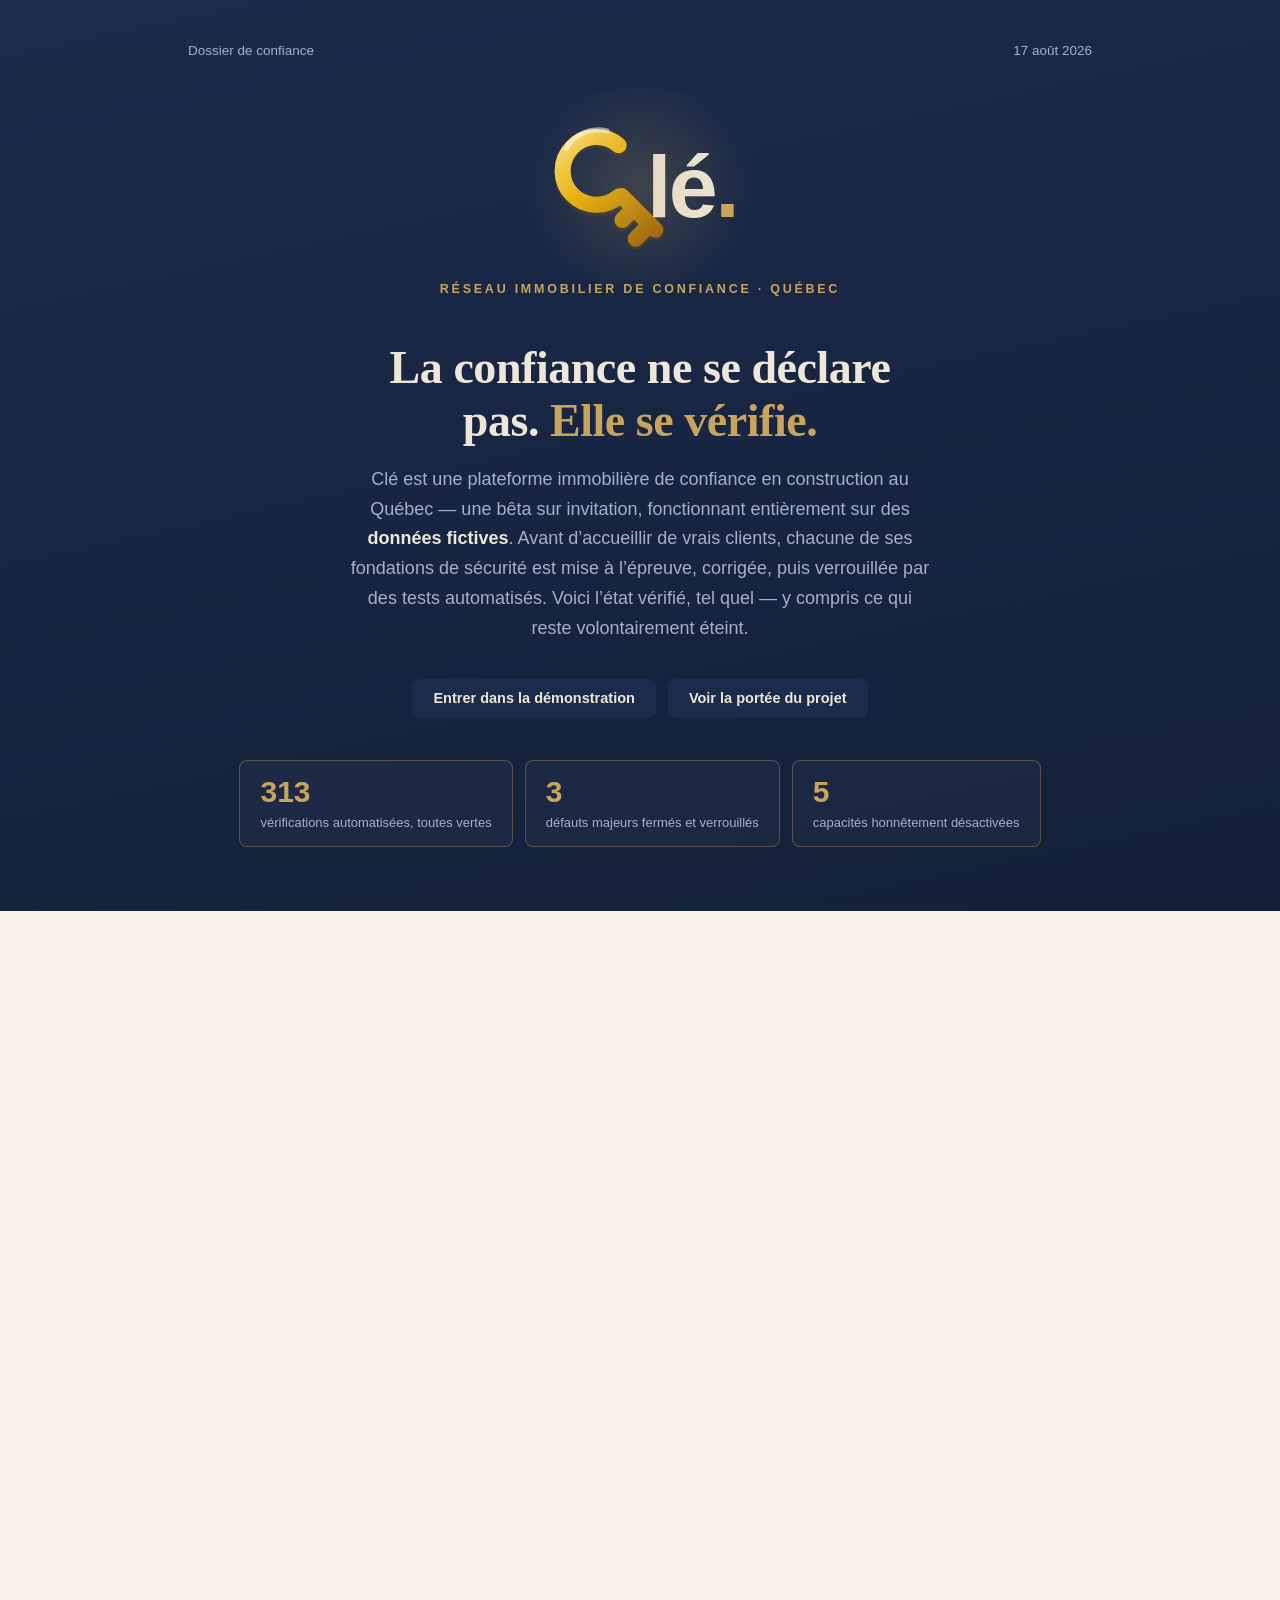
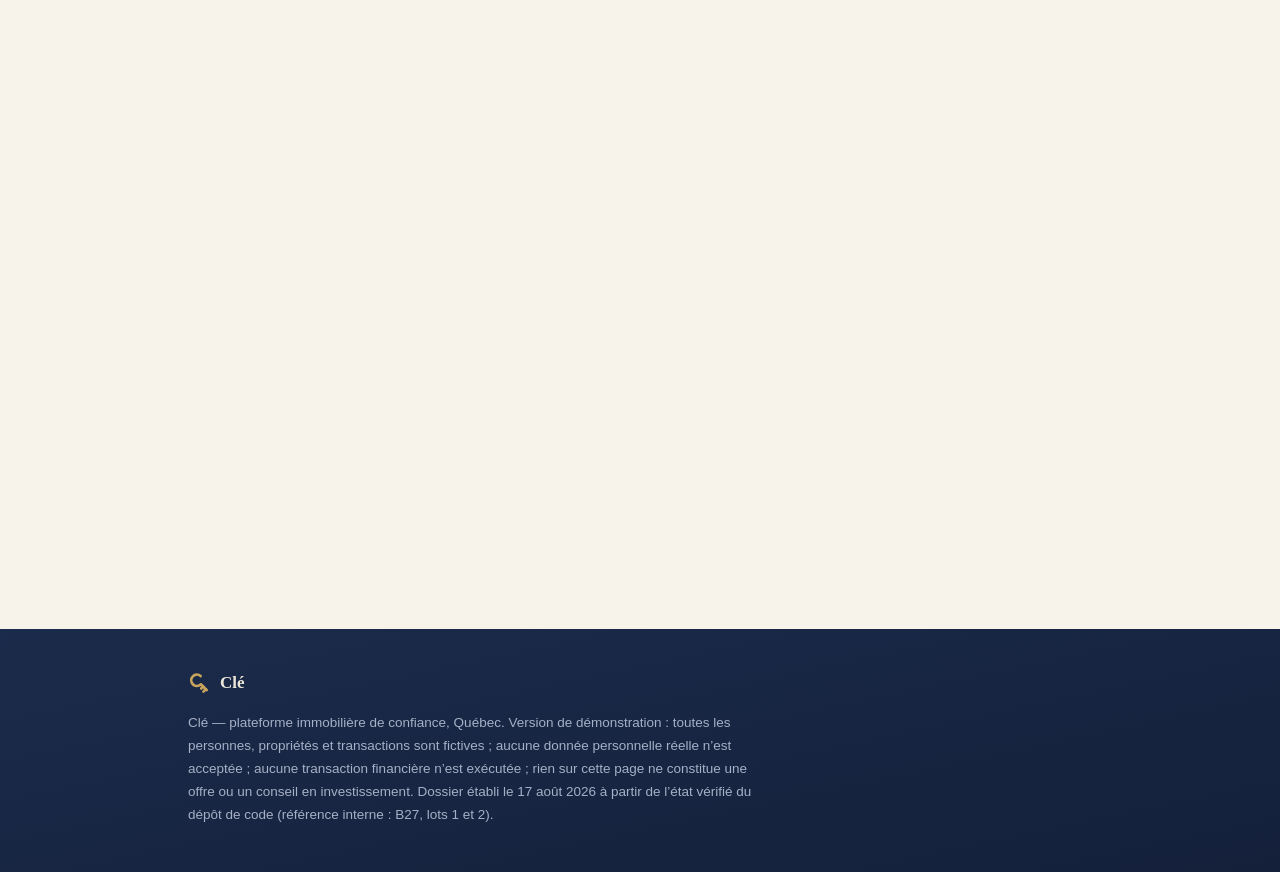
<file: dossier-b27.html>
<!doctype html>
<html lang="fr">
<head>
<meta charset="utf-8">
<meta http-equiv="refresh" content="0; url=./">
<title>Clé</title>
<link rel="canonical" href="./">
</head>
<body>
<p><a href="./">Clé — page d’accueil</a></p>
</body>
</html>
</file>
